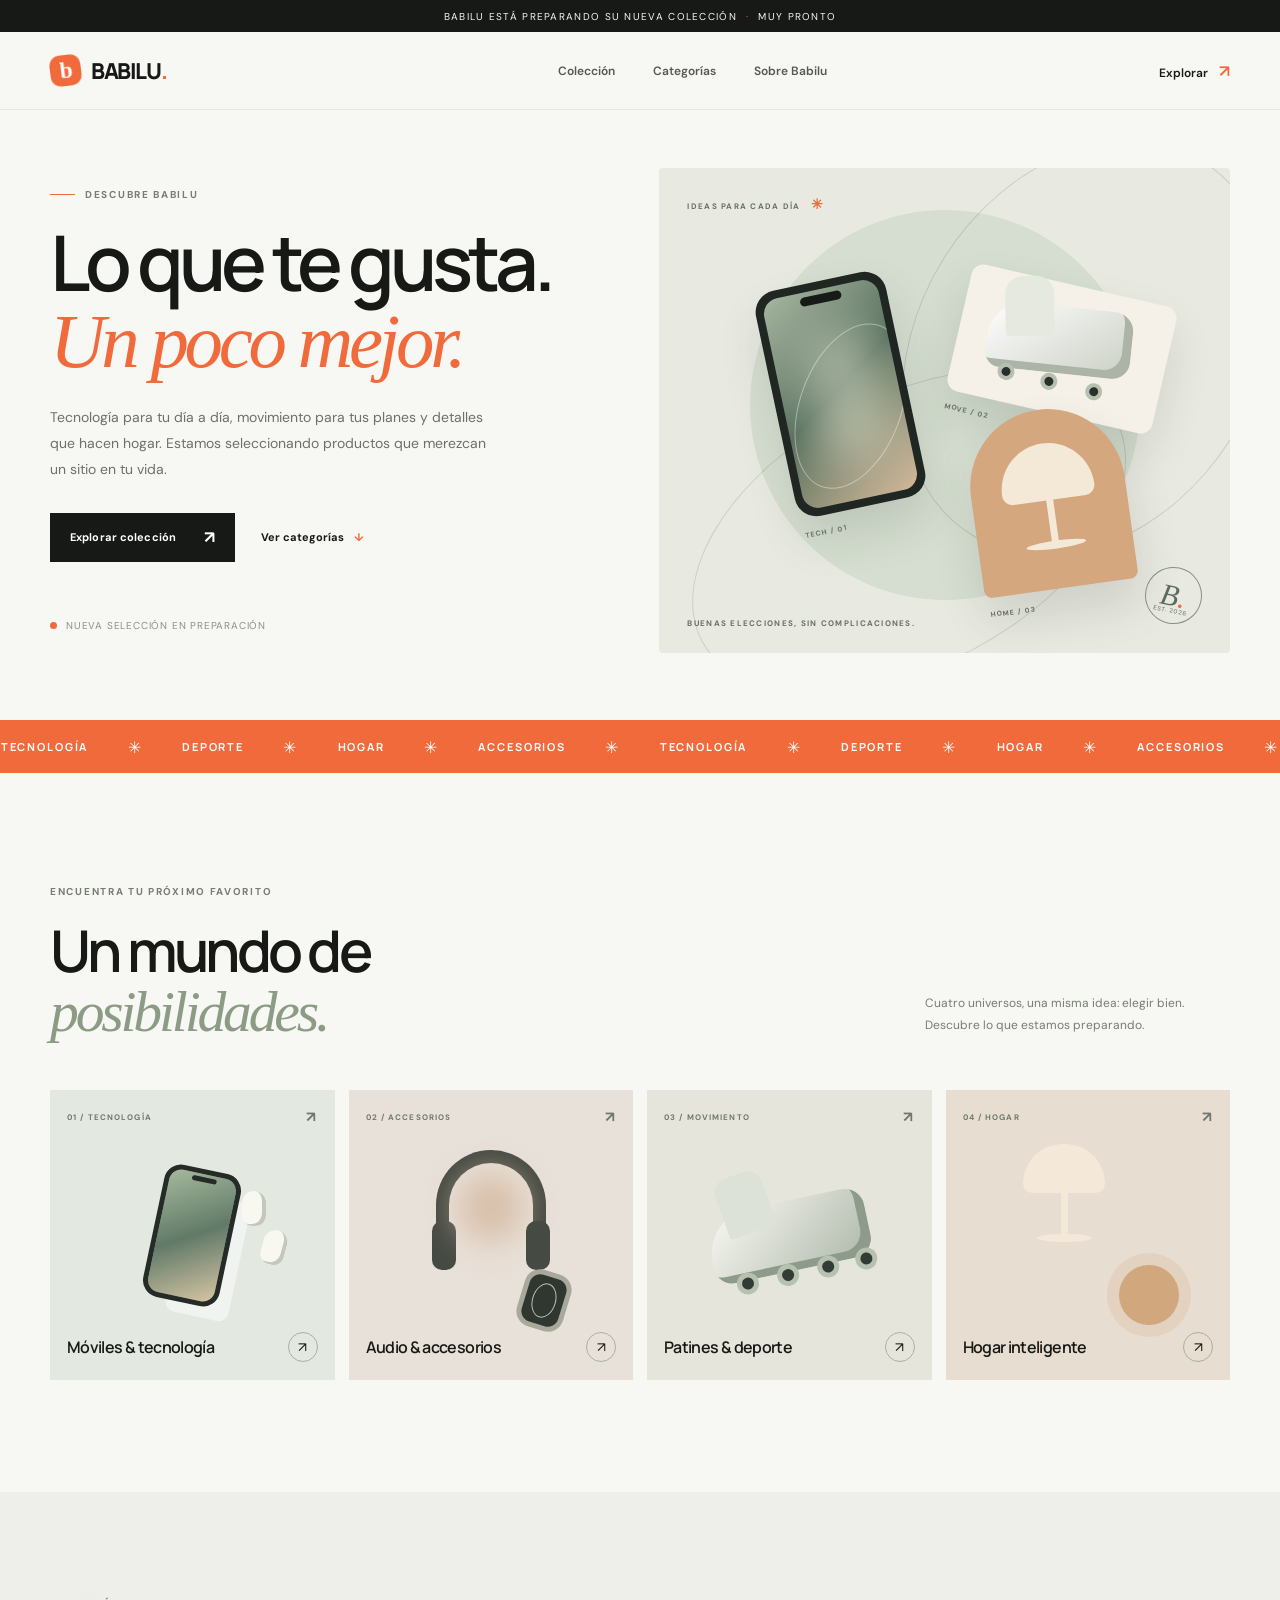
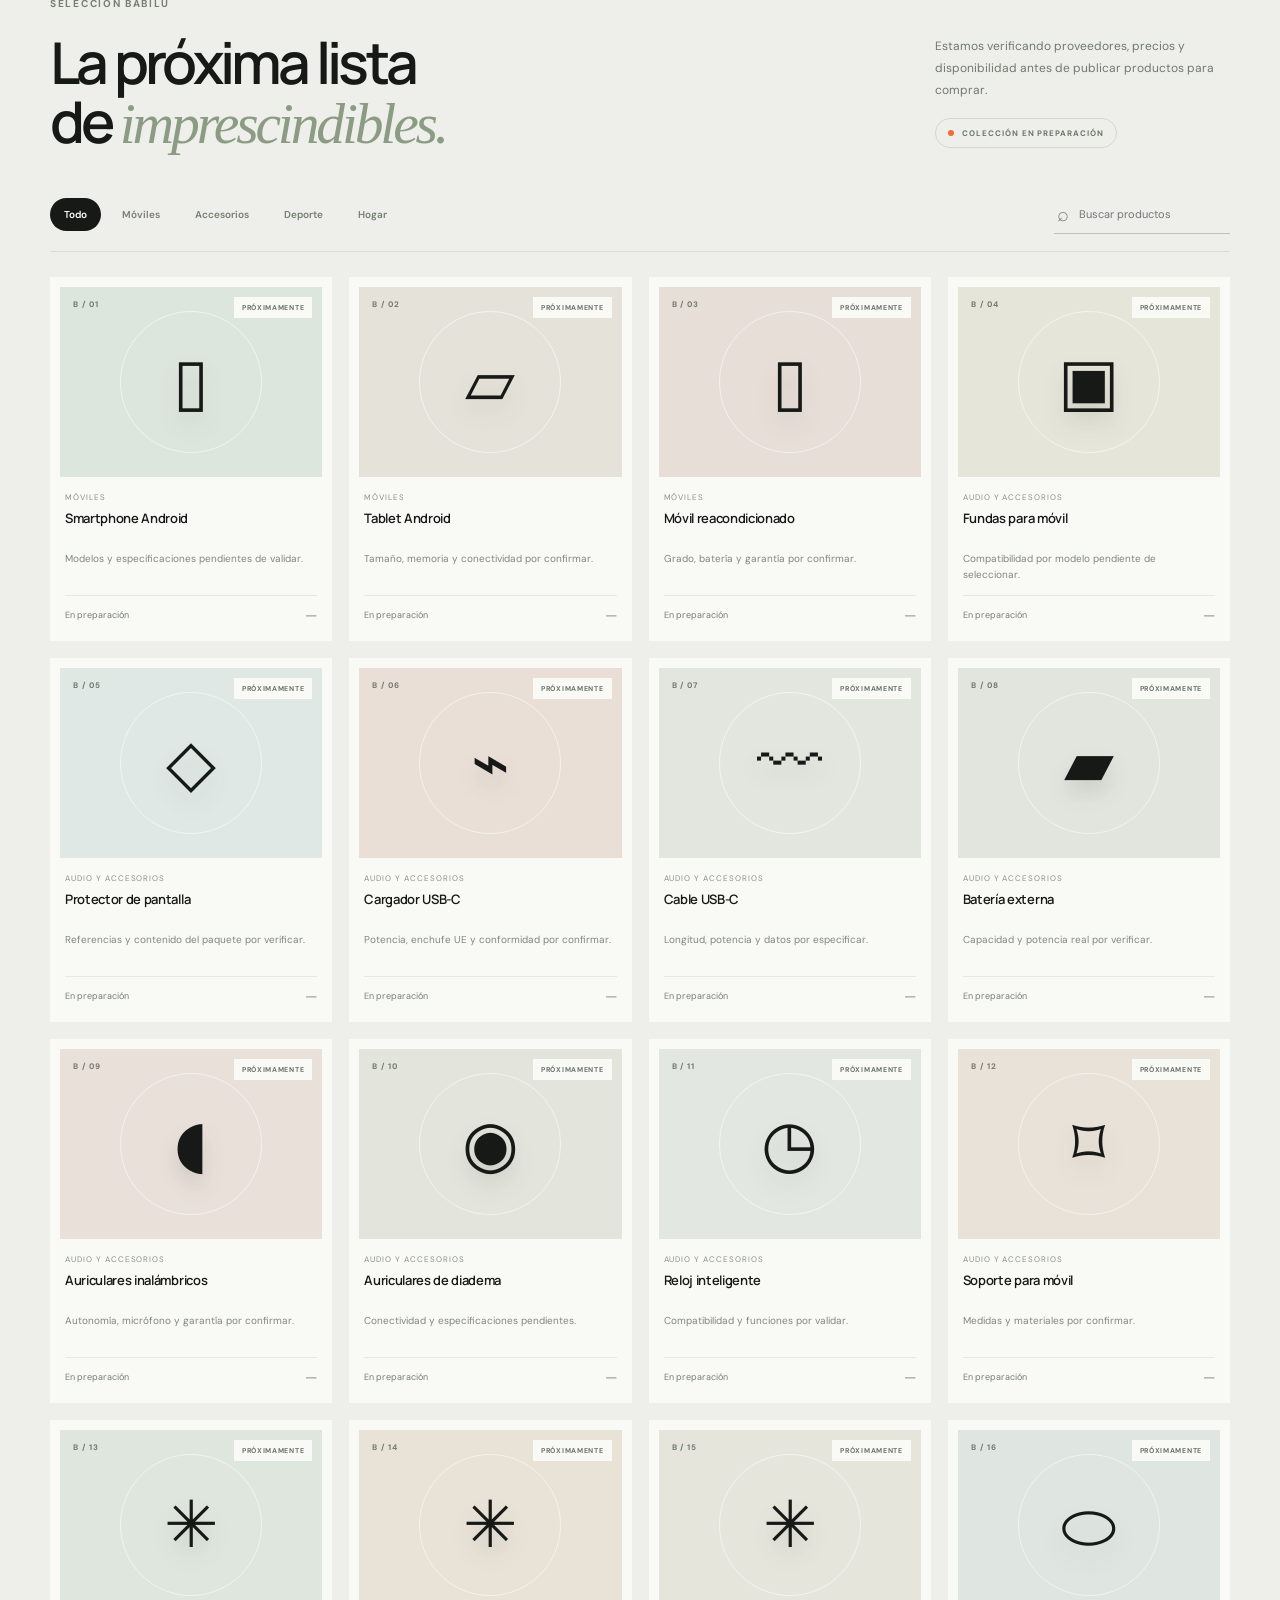
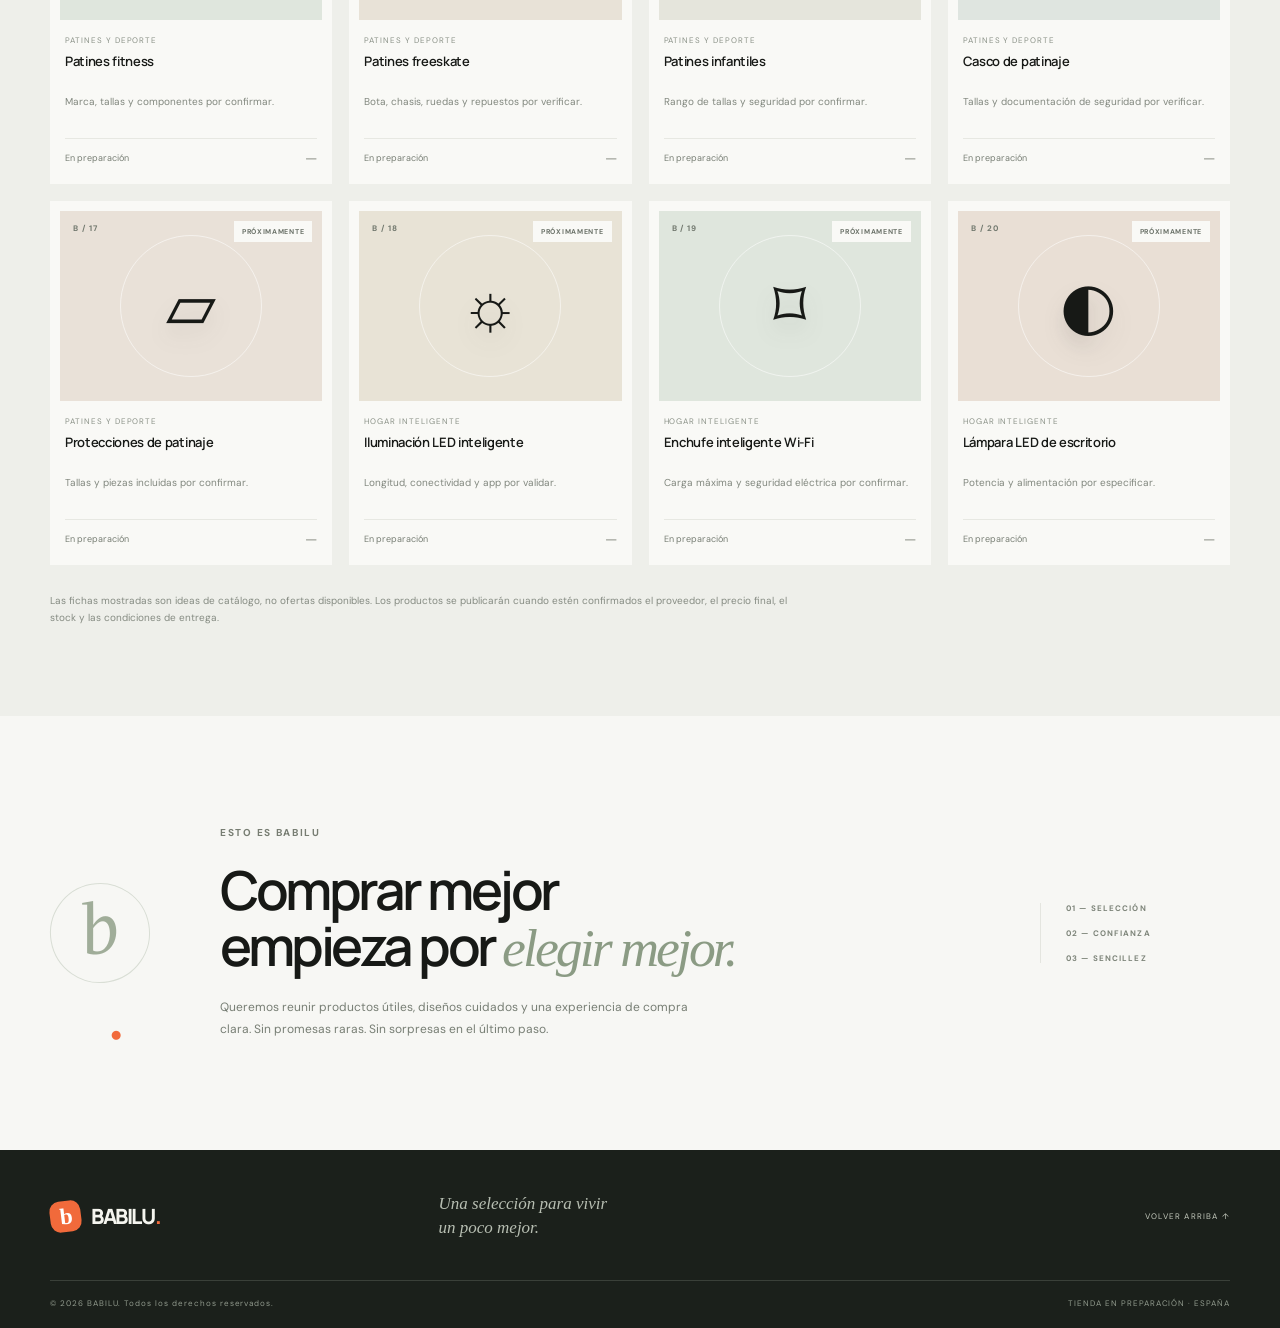
<file: index.html>
<!doctype html>
<html lang="es">
<head>
  <meta charset="utf-8">
  <meta name="viewport" content="width=device-width,initial-scale=1">
  <meta name="theme-color" content="#f7f7f4">
  <meta name="description" content="BABILU: tecnología, accesorios, patines y hogar. Estamos preparando nuestra selección de productos.">
  <title>BABILU — Tecnología, deporte y hogar</title>
  <link rel="preconnect" href="https://fonts.googleapis.com">
  <link rel="preconnect" href="https://fonts.gstatic.com" crossorigin>
  <link href="https://fonts.googleapis.com/css2?family=DM+Sans:wght@400;500;600;700;800&family=Manrope:wght@400;500;600;700;800&display=swap" rel="stylesheet">
<style>
:root{--ink:#171916;--muted:#777b73;--paper:#f7f7f4;--white:#fff;--line:#e4e5df;--orange:#f16a3b;--green:#dce8d8;--serif:Georgia,'Times New Roman',serif}*{box-sizing:border-box}html{scroll-behavior:smooth}body{margin:0;background:var(--paper);color:var(--ink);font-family:'DM Sans',sans-serif;-webkit-font-smoothing:antialiased}a{color:inherit;text-decoration:none}.wrap{width:min(1180px,calc(100% - 56px));margin:auto}.announcement{height:32px;background:var(--ink);color:#f7f7f4;display:flex;align-items:center;justify-content:center;font-size:10px;letter-spacing:.13em;text-transform:uppercase}.announcement span{color:var(--orange);padding:0 9px}.site-header{height:78px;padding:0 max(28px,calc((100vw - 1180px)/2));display:flex;align-items:center;justify-content:space-between;border-bottom:1px solid var(--line);background:rgba(247,247,244,.94);position:sticky;top:0;z-index:20;backdrop-filter:blur(14px)}.brand{display:flex;align-items:center;gap:10px;font:800 22px Manrope,sans-serif;letter-spacing:-1.4px}.brand-mark{display:grid;place-items:center;width:31px;height:31px;border-radius:10px;background:var(--orange);color:white;font:800 23px Georgia;transform:rotate(-7deg)}.brand-dot{color:var(--orange)}.desktop-nav{display:flex;gap:38px;margin-left:60px}.desktop-nav a,.header-link{font-size:12px;font-weight:600}.desktop-nav a{color:#555950;transition:color .2s}.desktop-nav a:hover,.header-link:hover{color:var(--orange)}.header-link span{color:var(--orange);font-size:17px;margin-left:8px}.menu-toggle{display:none;border:0;background:none;font-size:22px}.hero{min-height:610px;display:grid;grid-template-columns:1fr 1.02fr;align-items:center;gap:50px;padding-top:45px;padding-bottom:55px}.eyebrow{font-size:10px;letter-spacing:.17em;font-weight:700;color:#777d72;margin:0 0 23px;display:flex;align-items:center;gap:10px}.eyebrow-line{height:1px;width:25px;background:var(--orange)}h1,h2,h3,p{margin-top:0}h1,h2{font-family:Manrope,sans-serif;letter-spacing:-.065em;font-weight:600}h1{font-size:clamp(48px,6vw,78px);line-height:.99;margin-bottom:25px}h1 em,h2 em{font-family:var(--serif);font-weight:400;letter-spacing:-.055em}h1 em{color:var(--orange)}.hero-text{font-size:14px;line-height:1.85;color:#6c7169;max-width:455px;margin-bottom:30px}.hero-buttons{display:flex;align-items:center;gap:26px}.button{height:49px;padding:0 20px;display:inline-flex;align-items:center;gap:28px;font-size:11px;font-weight:700;letter-spacing:.01em}.button-dark{background:var(--ink);color:white;transition:background .2s,transform .2s}.button-dark:hover{background:var(--orange);transform:translateY(-2px)}.button span{font-size:17px}.text-button{font-size:11px;font-weight:700}.text-button span{color:var(--orange);padding-left:7px}.hero-note{margin-top:57px;color:#8b9087;font-size:10px;letter-spacing:.08em;text-transform:uppercase;display:flex;align-items:center;gap:9px}.note-dot,.coming-pill i{width:7px;height:7px;border-radius:50%;background:var(--orange);display:inline-block}.hero-art{height:485px;position:relative;background:#e8e9e1;overflow:hidden;border-radius:4px}.hero-art:before{content:'';position:absolute;width:390px;height:390px;border-radius:50%;background:#d5ded0;left:50%;top:49%;transform:translate(-50%,-50%)}.art-orbit{position:absolute;border:1px solid rgba(23,25,22,.13);border-radius:50%;left:50%;top:49%;transform:translate(-50%,-50%)}.orbit-one{width:470px;height:270px;rotate:-28deg}.orbit-two{width:340px;height:440px;rotate:32deg}.art-label{position:absolute;font-size:8px;letter-spacing:.16em;font-weight:700;color:#687064;z-index:4}.label-top{top:27px;left:28px}.label-top span{color:var(--orange);font-size:14px;margin-left:7px}.label-bottom{bottom:25px;left:28px}.art-card{position:absolute;box-shadow:0 24px 45px #343d3024}.art-card-phone{width:133px;height:230px;left:20%;top:23%;border-radius:22px;background:#202622;rotate:-12deg;padding:8px}.phone-screen{height:100%;border-radius:16px;background:linear-gradient(145deg,#a7b6a0,#526c5a 48%,#d4b99a);position:relative;overflow:hidden}.phone-screen:after{content:'';position:absolute;width:100px;height:170px;border:1px solid #ffffff65;border-radius:50%;left:15px;top:35px;rotate:32deg}.screen-glow{position:absolute;width:70px;height:130px;background:#e8e8d4;filter:blur(25px);left:30px;top:45px;opacity:.55}.phone-camera{position:absolute;z-index:2;top:13px;left:50%;transform:translateX(-50%);height:9px;width:42px;border-radius:10px;background:#161b17}.art-caption{position:absolute;bottom:-21px;left:3px;font-size:7px;letter-spacing:.15em;color:#667062;font-weight:700}.art-card-skate{width:210px;height:130px;right:11%;top:24%;rotate:13deg;background:#f5f1e8;border-radius:12px}.skate-boot{position:absolute;width:145px;height:67px;left:28px;top:23px;background:linear-gradient(145deg,#fff,#c9cec3);border-radius:38px 20px 18px 15px;rotate:-7deg;box-shadow:inset -9px -8px 0 #abb4a7}.skate-boot:before{content:'';position:absolute;width:49px;height:60px;left:15px;top:-27px;background:#e6e9df;border-radius:18px 18px 4px 4px;rotate:-7deg}.skate-wheel{position:absolute;z-index:2;width:17px;height:17px;border-radius:50%;background:#292f2a;border:4px solid #b6c0b1;bottom:22px}.w1{left:47px}.w2{left:91px}.w3{left:137px}.art-card-home{width:155px;height:180px;right:18%;bottom:13%;background:#d4a77f;border-radius:80px 80px 8px 8px;rotate:-8deg}.lamp-shade{position:absolute;width:93px;height:57px;background:#f4e9d6;left:31px;top:34px;border-radius:55px 55px 12px 12px}.lamp-stem{position:absolute;width:7px;height:48px;background:#f4e9d6;left:74px;top:87px}.lamp-base{position:absolute;width:60px;height:8px;background:#f4e9d6;left:48px;top:132px;border-radius:50%}.hero-stamp{position:absolute;right:28px;bottom:29px;width:57px;height:57px;border:1px solid #879184;border-radius:50%;display:flex;align-items:center;justify-content:center;font:italic 30px Georgia;color:#5c6b5b;rotate:12deg}.hero-stamp span{color:var(--orange)}.hero-stamp small{position:absolute;font:6px 'DM Sans';letter-spacing:.1em;bottom:8px}.ticker{overflow:hidden;background:var(--orange);color:#fff;height:53px;display:flex;align-items:center}.ticker-track{display:flex;align-items:center;justify-content:space-around;gap:38px;min-width:100%;white-space:nowrap;font:700 11px Manrope;letter-spacing:.17em}.ticker-track b{font-size:16px;font-weight:400}.section{padding-top:112px;padding-bottom:112px}.section-heading{display:flex;justify-content:space-between;align-items:end;margin-bottom:48px}.section-heading h2{font-size:clamp(39px,4.5vw,58px);line-height:1.03;margin:0}.section-heading h2 em{color:#8b9b84}.section-intro{max-width:270px;color:#777d73;font-size:12px;line-height:1.8;margin:0 3% 5px 20px}.category-grid{display:grid;grid-template-columns:repeat(4,1fr);gap:14px}.category-card{height:290px;padding:17px 17px 18px;display:flex;flex-direction:column;justify-content:space-between;overflow:hidden;position:relative;transition:transform .25s}.category-card:hover{transform:translateY(-5px)}.cat-tech{background:#e3e8e1}.cat-audio{background:#e8e1d9}.cat-sport{background:#e6e5dc}.cat-home{background:#e7ddd1}.cat-top,.cat-bottom{display:flex;align-items:center;justify-content:space-between;position:relative;z-index:2}.cat-top{font-size:8px;letter-spacing:.14em;font-weight:700;color:#70786d}.cat-top span:last-child{font-size:15px}.cat-bottom h3{font:600 16px Manrope;letter-spacing:-.04em;margin:0}.round-arrow{width:30px;height:30px;border:1px solid #aab0a5;border-radius:50%;display:grid;place-items:center;font-size:14px}.cat-visual{position:absolute;inset:45px 0 43px;display:grid;place-items:center}.mini-phone{width:78px;height:135px;border:5px solid #252c27;border-radius:17px;background:linear-gradient(150deg,#a6b99c,#617a68,#d7c5a4);rotate:12deg;box-shadow:20px 18px 0 -7px #ffffff70}.mini-phone:before{content:'';position:absolute;width:25px;height:5px;background:#252c27;top:3px;left:22px;border-radius:5px}.mini-bud{position:absolute;width:24px;height:35px;border-radius:15px 15px 13px 13px;background:#f8f7f0;box-shadow:inset -4px -2px 0 #c3c8bd}.bud-a{right:24%;top:28%}.bud-b{right:17%;top:47%;rotate:15deg}.headphone{width:110px;height:115px;border:13px solid #454a43;border-bottom-color:transparent;border-radius:60px 60px 0 0;position:absolute;top:15px}.headphone:before,.headphone:after{content:'';position:absolute;width:24px;height:49px;background:#454a43;border-radius:10px;top:58px}.headphone:before{left:-17px}.headphone:after{right:-17px}.headphone i{position:absolute;inset:10px;border-radius:50%;background:#d7bda6;filter:blur(17px)}.watch-face{position:absolute;width:48px;height:59px;background:#303630;border:5px solid #a8a99b;border-radius:16px;right:23%;bottom:7px;rotate:17deg}.watch-face:after{content:'';position:absolute;inset:7px;border:1px solid #b7c3ad;border-radius:50%}.roller{width:160px;height:70px;border-radius:45px 20px 20px 18px;background:linear-gradient(140deg,#f9f9f3,#aeb7a9);position:relative;rotate:-12deg;box-shadow:inset -9px -8px #8e9b8b}.roller:before{content:'';position:absolute;width:49px;height:60px;background:#dce2d7;left:18px;top:-36px;border-radius:15px 15px 3px 3px;rotate:-8deg}.roller i{position:absolute;bottom:-14px;width:22px;height:22px;border-radius:50%;background:#343b35;border:5px solid #b6c1b1}.roller i:nth-child(1){left:19px}.roller i:nth-child(2){left:60px}.roller i:nth-child(3){left:101px}.roller i:nth-child(4){left:140px}.home-lamp{position:absolute;width:100px;height:115px;left:24%;top:5px}.home-lamp:before{content:'';position:absolute;left:9px;top:4px;width:82px;height:49px;background:#f4e9d8;border-radius:50px 50px 12px 12px}.home-lamp i{position:absolute;width:7px;height:50px;background:#f4e9d8;top:48px;left:47px}.home-lamp:after{content:'';position:absolute;width:55px;height:8px;background:#f4e9d8;top:94px;left:23px;border-radius:50%}.home-orb{position:absolute;width:60px;height:60px;border-radius:50%;background:#d1a77d;right:18%;bottom:12px;box-shadow:0 0 0 12px #d1a77d33}.product-section{background:#eeefea;padding:105px 0 90px}.product-heading{margin-bottom:42px}.product-side{max-width:295px;margin-bottom:5px}.product-side p{font-size:12px;line-height:1.8;color:#72786f;margin-bottom:17px}.coming-pill{display:inline-flex;align-items:center;gap:8px;font-size:8px;font-weight:700;letter-spacing:.12em;color:#6e756b;border:1px solid #d2d7ce;border-radius:30px;padding:9px 12px}.coming-pill i{width:6px;height:6px}.catalog-controls{display:flex;justify-content:space-between;align-items:center;gap:20px;margin-bottom:25px;border-bottom:1px solid #d9dcd4;padding-bottom:17px}.filters{display:flex;gap:7px;flex-wrap:wrap}.filter{border:1px solid transparent;background:transparent;color:#777d73;padding:9px 13px;font:600 10px 'DM Sans';cursor:pointer;border-radius:30px}.filter:hover,.filter.active{background:var(--ink);color:white}.search-box{display:flex;align-items:center;gap:8px;border-bottom:1px solid #bdc3b9;padding:6px 3px;color:#7c8278}.search-box span{font-size:20px}.search-box input{border:0;outline:0;background:transparent;width:150px;font:11px 'DM Sans';color:var(--ink)}.product-grid{display:grid;grid-template-columns:repeat(4,1fr);gap:17px}.product-card{background:#f9f9f6;padding:10px;position:relative;min-width:0}.product-visual{height:190px;display:grid;place-items:center;position:relative;overflow:hidden;background:var(--tone,#e3e8e1)}.product-visual:before{content:'';position:absolute;width:140px;height:140px;border:1px solid #ffffff88;border-radius:50%}.product-symbol{font-size:65px;filter:drop-shadow(0 12px 10px #343b3520);z-index:1}.product-index{position:absolute;top:12px;left:13px;font-size:8px;letter-spacing:.12em;color:#71786e;font-weight:700}.product-status{position:absolute;right:10px;top:10px;background:#f9f9f6;color:#6b7269;padding:6px 8px;font-size:7px;letter-spacing:.1em;font-weight:700}.product-info{padding:15px 5px 7px}.product-category{font-size:8px;letter-spacing:.12em;color:#8b9288;text-transform:uppercase;margin-bottom:7px}.product-info h3{font:600 13px Manrope;letter-spacing:-.025em;margin:0 0 8px;min-height:34px}.product-description{font-size:10px;color:#81877e;line-height:1.55;min-height:31px;margin:0}.product-bottom{display:flex;align-items:center;justify-content:space-between;margin-top:13px;padding-top:10px;border-top:1px solid #e7e8e2}.product-bottom span{font-size:9px;color:#777e74}.product-bottom b{font-size:14px;color:#9b9f96;font-weight:500}.catalog-footnote{font-size:10px;line-height:1.7;color:#858b82;max-width:760px;margin:27px 0 0}.empty-state{grid-column:1/-1;padding:50px;text-align:center;color:#777;font-size:13px}.manifesto{padding-top:110px;padding-bottom:110px;display:grid;grid-template-columns:130px 1fr 190px;gap:40px;align-items:center}.manifesto-mark{width:100px;height:100px;border:1px solid #d9ded5;border-radius:50%;display:grid;place-items:center;font:italic 76px Georgia;color:#a0ad99;rotate:-10deg}.manifesto-mark span{color:var(--orange)}.manifesto-copy h2{font-size:clamp(38px,4.2vw,54px);line-height:1.04;margin:0 0 20px}.manifesto-copy h2 em{color:#8b9b84}.manifesto-copy>p:last-child{font-size:12px;line-height:1.8;color:#777e74;max-width:480px;margin:0}.manifesto-side{display:flex;flex-direction:column;gap:15px;border-left:1px solid var(--line);padding-left:25px}.manifesto-side span{font-size:8px;letter-spacing:.14em;color:#7d8479;font-weight:700}.footer{background:#1b201b;color:#f5f5ef;padding:42px 0 20px}.footer-main{display:flex;align-items:center;justify-content:space-between;padding-bottom:40px}.brand-footer{font-size:21px}.footer-main>p{font:italic 17px Georgia;color:#b7beb2;line-height:1.4;margin:0 0 0 -22%;}.back-top{font-size:8px;letter-spacing:.15em;color:#c5cabe}.footer-bottom{border-top:1px solid #3a4039;padding-top:17px;display:flex;justify-content:space-between;color:#929b8e;font-size:8px;letter-spacing:.12em}.menu-open .desktop-nav{display:flex;position:absolute;top:77px;left:0;right:0;background:var(--paper);padding:25px 28px;flex-direction:column;gap:20px;border-bottom:1px solid var(--line)}
@media(max-width:900px){.hero{gap:25px;min-height:550px}.hero-art{height:420px}.category-grid{grid-template-columns:repeat(2,1fr)}.category-card{height:270px}.product-grid{grid-template-columns:repeat(3,1fr)}.manifesto{grid-template-columns:90px 1fr;gap:25px}.manifesto-mark{width:75px;height:75px;font-size:57px}.manifesto-side{grid-column:2;flex-direction:row;border-left:0;padding:0;gap:20px}.footer-main>p{margin-left:-10%}}
@media(max-width:620px){.wrap{width:calc(100% - 36px)}.announcement{font-size:8px;letter-spacing:.09em}.site-header{height:65px;padding:0 18px}.brand{font-size:20px}.desktop-nav{display:none}.header-link{font-size:10px}.menu-toggle{display:block;margin-left:16px}.header-actions{display:flex;align-items:center}.hero{grid-template-columns:1fr;gap:35px;padding-top:58px;padding-bottom:45px}.hero-copy{padding:0 2px}.eyebrow{margin-bottom:18px}h1{font-size:54px}.hero-text{font-size:13px}.hero-note{margin-top:32px}.hero-art{height:355px}.art-card-phone{width:105px;height:184px;left:18%;top:23%}.art-card-skate{width:165px;height:105px;right:8%;top:22%}.skate-boot{transform:scale(.78);transform-origin:left top;left:20px;top:18px}.skate-wheel{bottom:13px;transform:scale(.8)}.w1{left:35px}.w2{left:70px}.w3{left:108px}.art-card-home{width:125px;height:145px;right:17%;bottom:12%}.lamp-shade{transform:scale(.8);transform-origin:top left;left:25px;top:27px}.lamp-stem{left:60px;top:72px;height:38px}.lamp-base{left:39px;top:108px}.hero-stamp{width:48px;height:48px;font-size:24px;right:16px;bottom:20px}.ticker{height:45px}.ticker-track{gap:25px;font-size:9px}.section{padding-top:75px;padding-bottom:75px}.section-heading{display:block;margin-bottom:30px}.section-heading h2{font-size:43px}.section-intro{margin:20px 0 0;max-width:310px}.category-grid{gap:9px}.category-card{height:220px;padding:12px}.cat-top{font-size:7px}.cat-bottom h3{font-size:12px}.round-arrow{width:25px;height:25px}.mini-phone{transform:scale(.8) rotate(12deg)}.headphone{transform:scale(.8)}.roller{transform:scale(.8) rotate(-12deg)}.product-section{padding:75px 0}.product-heading{display:block}.product-side{margin-top:22px;max-width:330px}.catalog-controls{align-items:stretch;flex-direction:column}.filters{flex-wrap:nowrap;overflow-x:auto;padding-bottom:4px}.filter{white-space:nowrap;padding:9px 11px}.search-box input{width:100%}.product-grid{grid-template-columns:repeat(2,minmax(0,1fr));gap:10px}.product-visual{height:145px}.product-symbol{font-size:50px}.product-info{padding:12px 3px 5px}.product-info h3{font-size:11px;min-height:31px}.product-description{font-size:9px}.product-bottom{margin-top:10px}.product-bottom b{font-size:12px}.manifesto{padding-top:75px;padding-bottom:75px;grid-template-columns:1fr;gap:22px}.manifesto-mark{width:65px;height:65px;font-size:50px}.manifesto-copy h2{font-size:42px}.manifesto-side{grid-column:1;gap:13px;flex-wrap:wrap}.footer{padding-top:32px}.footer-main{align-items:flex-start;gap:18px;flex-wrap:wrap;padding-bottom:27px}.footer-main>p{margin:0 auto 0 0;font-size:14px}.back-top{align-self:center}.footer-bottom{gap:12px;line-height:1.5;font-size:7px}.footer-bottom span:last-child{text-align:right}}
@media(prefers-reduced-motion:reduce){html{scroll-behavior:auto}*,*:before,*:after{transition:none!important}}

</style>
</head>
<body>
  <div class="announcement">BABILU está preparando su nueva colección <span>·</span> Muy pronto</div>
  <header class="site-header">
    <a class="brand" href="#inicio" aria-label="BABILU inicio"><span class="brand-mark">b</span><span>BABILU<span class="brand-dot">.</span></span></a>
    <nav class="desktop-nav" aria-label="Navegación principal">
      <a href="#coleccion">Colección</a><a href="#categorias">Categorías</a><a href="#nosotros">Sobre Babilu</a>
    </nav>
    <div class="header-actions"><a class="header-link" href="#coleccion">Explorar <span>↗</span></a><button class="menu-toggle" id="menuToggle" aria-label="Abrir menú" aria-expanded="false">☰</button></div>
  </header>
  <main id="inicio">
    <section class="hero wrap">
      <div class="hero-copy">
        <p class="eyebrow"><span class="eyebrow-line"></span> DESCUBRE BABILU</p>
        <h1>Lo que te gusta.<br><em>Un poco mejor.</em></h1>
        <p class="hero-text">Tecnología para tu día a día, movimiento para tus planes y detalles que hacen hogar. Estamos seleccionando productos que merezcan un sitio en tu vida.</p>
        <div class="hero-buttons"><a class="button button-dark" href="#coleccion">Explorar colección <span>↗</span></a><a class="text-button" href="#categorias">Ver categorías <span>↓</span></a></div>
        <div class="hero-note"><span class="note-dot"></span> Nueva selección en preparación</div>
      </div>
      <div class="hero-art" aria-label="Composición gráfica de tecnología, deporte y hogar">
        <div class="art-orbit orbit-one"></div><div class="art-orbit orbit-two"></div>
        <div class="art-label label-top">IDEAS PARA CADA DÍA <span>✳</span></div>
        <div class="art-card art-card-phone"><div class="phone-camera"></div><div class="phone-screen"><span class="screen-glow"></span></div><span class="art-caption">TECH / 01</span></div>
        <div class="art-card art-card-skate"><div class="skate-wheel w1"></div><div class="skate-wheel w2"></div><div class="skate-wheel w3"></div><div class="skate-boot"></div><span class="art-caption">MOVE / 02</span></div>
        <div class="art-card art-card-home"><div class="lamp-shade"></div><div class="lamp-stem"></div><div class="lamp-base"></div><span class="art-caption">HOME / 03</span></div>
        <div class="art-label label-bottom">BUENAS ELECCIONES, SIN COMPLICACIONES.</div>
        <div class="hero-stamp">B<span>.</span><small>EST. 2026</small></div>
      </div>
    </section>
    <section class="ticker" aria-label="Categorías Babilu"><div class="ticker-track"><span>TECNOLOGÍA</span><b>✳</b><span>DEPORTE</span><b>✳</b><span>HOGAR</span><b>✳</b><span>ACCESORIOS</span><b>✳</b><span>TECNOLOGÍA</span><b>✳</b><span>DEPORTE</span><b>✳</b><span>HOGAR</span><b>✳</b><span>ACCESORIOS</span><b>✳</b></div></section>
    <section class="section wrap" id="categorias">
      <div class="section-heading"><div><p class="eyebrow">ENCUENTRA TU PRÓXIMO FAVORITO</p><h2>Un mundo de<br><em>posibilidades.</em></h2></div><p class="section-intro">Cuatro universos, una misma idea: elegir bien. Descubre lo que estamos preparando.</p></div>
      <div class="category-grid">
        <a class="category-card cat-tech" href="#coleccion" data-jump-category="Móviles"><div class="cat-top"><span>01 / TECNOLOGÍA</span><span>↗</span></div><div class="cat-visual visual-tech"><div class="mini-phone"></div><div class="mini-bud bud-a"></div><div class="mini-bud bud-b"></div></div><div class="cat-bottom"><h3>Móviles & tecnología</h3><span class="round-arrow">↗</span></div></a>
        <a class="category-card cat-audio" href="#coleccion" data-jump-category="Audio y accesorios"><div class="cat-top"><span>02 / ACCESORIOS</span><span>↗</span></div><div class="cat-visual visual-audio"><div class="headphone"><i></i></div><div class="watch-face"></div></div><div class="cat-bottom"><h3>Audio & accesorios</h3><span class="round-arrow">↗</span></div></a>
        <a class="category-card cat-sport" href="#coleccion" data-jump-category="Patines y deporte"><div class="cat-top"><span>03 / MOVIMIENTO</span><span>↗</span></div><div class="cat-visual visual-sport"><div class="roller"><i></i><i></i><i></i><i></i></div></div><div class="cat-bottom"><h3>Patines & deporte</h3><span class="round-arrow">↗</span></div></a>
        <a class="category-card cat-home" href="#coleccion" data-jump-category="Hogar inteligente"><div class="cat-top"><span>04 / HOGAR</span><span>↗</span></div><div class="cat-visual visual-home"><div class="home-lamp"><i></i></div><div class="home-orb"></div></div><div class="cat-bottom"><h3>Hogar inteligente</h3><span class="round-arrow">↗</span></div></a>
      </div>
    </section>
    <section class="product-section" id="coleccion"><div class="wrap">
      <div class="section-heading product-heading"><div><p class="eyebrow">SELECCIÓN BABILU</p><h2>La próxima lista<br>de <em>imprescindibles.</em></h2></div><div class="product-side"><p>Estamos verificando proveedores, precios y disponibilidad antes de publicar productos para comprar.</p><span class="coming-pill"><i></i> COLECCIÓN EN PREPARACIÓN</span></div></div>
      <div class="catalog-controls"><div class="filters" id="filters"><button class="filter active" data-filter="Todos">Todo</button><button class="filter" data-filter="Móviles">Móviles</button><button class="filter" data-filter="Audio y accesorios">Accesorios</button><button class="filter" data-filter="Patines y deporte">Deporte</button><button class="filter" data-filter="Hogar inteligente">Hogar</button></div><label class="search-box"><span>⌕</span><input id="productSearch" type="search" placeholder="Buscar productos" aria-label="Buscar productos"></label></div>
      <div class="product-grid" id="productGrid" aria-live="polite"></div>
      <p class="catalog-footnote">Las fichas mostradas son ideas de catálogo, no ofertas disponibles. Los productos se publicarán cuando estén confirmados el proveedor, el precio final, el stock y las condiciones de entrega.</p>
    </div></section>
    <section class="manifesto wrap" id="nosotros"><div class="manifesto-mark">b<span>.</span></div><div class="manifesto-copy"><p class="eyebrow">ESTO ES BABILU</p><h2>Comprar mejor<br>empieza por <em>elegir mejor.</em></h2><p>Queremos reunir productos útiles, diseños cuidados y una experiencia de compra clara. Sin promesas raras. Sin sorpresas en el último paso.</p></div><div class="manifesto-side"><span>01 — SELECCIÓN</span><span>02 — CONFIANZA</span><span>03 — SENCILLEZ</span></div></section>
  </main>
  <footer class="footer"><div class="wrap footer-main"><a class="brand brand-footer" href="#inicio"><span class="brand-mark">b</span><span>BABILU<span class="brand-dot">.</span></span></a><p>Una selección para vivir<br>un poco mejor.</p><a class="back-top" href="#inicio">VOLVER ARRIBA ↑</a></div><div class="wrap footer-bottom"><span>© 2026 BABILU. Todos los derechos reservados.</span><span>TIENDA EN PREPARACIÓN · ESPAÑA</span></div></footer>

  <script>window.BABILU_PRODUCTS={"store":"BABILU","currency":"EUR","locale":"es-ES","notice":"Productos propuestos para validar. Ninguno está disponible para compra hasta verificar proveedor, SKU, precio, stock, entrega, imágenes y documentación.","products":[{"id":"smartphone-android","name":"Smartphone Android","category":"Móviles","description":"Modelos y especificaciones pendientes de validar.","symbol":"▯","tone":"#dce6dc"},{"id":"tablet-android","name":"Tablet Android","category":"Móviles","description":"Tamaño, memoria y conectividad por confirmar.","symbol":"▱","tone":"#e5e3d9"},{"id":"movil-reacondicionado","name":"Móvil reacondicionado","category":"Móviles","description":"Grado, batería y garantía por confirmar.","symbol":"▯","tone":"#e6ded7"},{"id":"funda-movil","name":"Fundas para móvil","category":"Audio y accesorios","description":"Compatibilidad por modelo pendiente de seleccionar.","symbol":"▣","tone":"#e6e5d9"},{"id":"protector-pantalla","name":"Protector de pantalla","category":"Audio y accesorios","description":"Referencias y contenido del paquete por verificar.","symbol":"◇","tone":"#dfe8e4"},{"id":"cargador-usbc","name":"Cargador USB-C","category":"Audio y accesorios","description":"Potencia, enchufe UE y conformidad por confirmar.","symbol":"⌁","tone":"#e9dfd6"},{"id":"cable-usbc","name":"Cable USB-C","category":"Audio y accesorios","description":"Longitud, potencia y datos por especificar.","symbol":"〰","tone":"#e3e6df"},{"id":"powerbank","name":"Batería externa","category":"Audio y accesorios","description":"Capacidad y potencia real por verificar.","symbol":"▰","tone":"#e1e5dd"},{"id":"auriculares-tws","name":"Auriculares inalámbricos","category":"Audio y accesorios","description":"Autonomía, micrófono y garantía por confirmar.","symbol":"◖","tone":"#e8e0d9"},{"id":"auriculares-diadema","name":"Auriculares de diadema","category":"Audio y accesorios","description":"Conectividad y especificaciones pendientes.","symbol":"◉","tone":"#e3e4dc"},{"id":"smartwatch","name":"Reloj inteligente","category":"Audio y accesorios","description":"Compatibilidad y funciones por validar.","symbol":"◷","tone":"#e2e8e1"},{"id":"soporte-movil","name":"Soporte para móvil","category":"Audio y accesorios","description":"Medidas y materiales por confirmar.","symbol":"⌑","tone":"#e8e2d8"},{"id":"patines-fitness","name":"Patines fitness","category":"Patines y deporte","description":"Marca, tallas y componentes por confirmar.","symbol":"✳","tone":"#dfe6dd"},{"id":"patines-freeskate","name":"Patines freeskate","category":"Patines y deporte","description":"Bota, chasis, ruedas y repuestos por verificar.","symbol":"✳","tone":"#e8e2d7"},{"id":"patines-infantil","name":"Patines infantiles","category":"Patines y deporte","description":"Rango de tallas y seguridad por confirmar.","symbol":"✳","tone":"#e5e5dc"},{"id":"casco-patinaje","name":"Casco de patinaje","category":"Patines y deporte","description":"Tallas y documentación de seguridad por verificar.","symbol":"⬭","tone":"#dfe5e0"},{"id":"protecciones","name":"Protecciones de patinaje","category":"Patines y deporte","description":"Tallas y piezas incluidas por confirmar.","symbol":"▱","tone":"#e9e1d8"},{"id":"tira-led","name":"Iluminación LED inteligente","category":"Hogar inteligente","description":"Longitud, conectividad y app por validar.","symbol":"☼","tone":"#e8e3d6"},{"id":"enchufe-wifi","name":"Enchufe inteligente Wi-Fi","category":"Hogar inteligente","description":"Carga máxima y seguridad eléctrica por confirmar.","symbol":"⌑","tone":"#dfe6dd"},{"id":"lampara-led","name":"Lámpara LED de escritorio","category":"Hogar inteligente","description":"Potencia y alimentación por especificar.","symbol":"◐","tone":"#e9dfd5"}]};</script>
  <script>
(function(){
  const grid=document.getElementById('productGrid');
  const search=document.getElementById('productSearch');
  const filters=[...document.querySelectorAll('.filter')];
  let products=[];let active='Todos';
  const esc=s=>String(s).replace(/[&<>"']/g,c=>({'&':'&amp;','<':'&lt;','>':'&gt;','"':'&quot;',"'":'&#39;'}[c]));
  function render(){
    const q=search.value.trim().toLocaleLowerCase('es');
    const list=products.filter(p=>(active==='Todos'||p.category===active)&&(!q||(p.name+' '+p.category+' '+p.description).toLocaleLowerCase('es').includes(q)));
    grid.innerHTML=list.length?list.map((p,i)=>`<article class="product-card"><div class="product-visual" style="--tone:${esc(p.tone)}"><span class="product-index">B / ${String(i+1).padStart(2,'0')}</span><span class="product-status">PRÓXIMAMENTE</span><span class="product-symbol" aria-hidden="true">${esc(p.symbol)}</span></div><div class="product-info"><p class="product-category">${esc(p.category)}</p><h3>${esc(p.name)}</h3><p class="product-description">${esc(p.description)}</p><div class="product-bottom"><span>En preparación</span><b>—</b></div></div></article>`).join(''):'<p class="empty-state">No encontramos productos con esa búsqueda.</p>';
  }
  const data=window.BABILU_PRODUCTS||{products:[]};products=data.products||[];render();
  filters.forEach(btn=>btn.addEventListener('click',()=>{active=btn.dataset.filter;filters.forEach(b=>b.classList.toggle('active',b===btn));render();}));
  search.addEventListener('input',render);
  window.babiluFilter=category=>{active=category;filters.forEach(b=>b.classList.toggle('active',b.dataset.filter===category));render();};
})();

  </script>
  <script>
    document.getElementById('menuToggle').addEventListener('click',()=>{const h=document.querySelector('.site-header');const b=document.getElementById('menuToggle');h.classList.toggle('menu-open');b.setAttribute('aria-expanded',h.classList.contains('menu-open'));});
    document.querySelectorAll('[data-jump-category]').forEach(a=>a.addEventListener('click',()=>{const c=a.dataset.jumpCategory;document.querySelectorAll('.filter').forEach(b=>b.classList.toggle('active',b.dataset.filter===c));window.babiluFilter?.(c);}));
  </script>
</body>
</html>
</file>
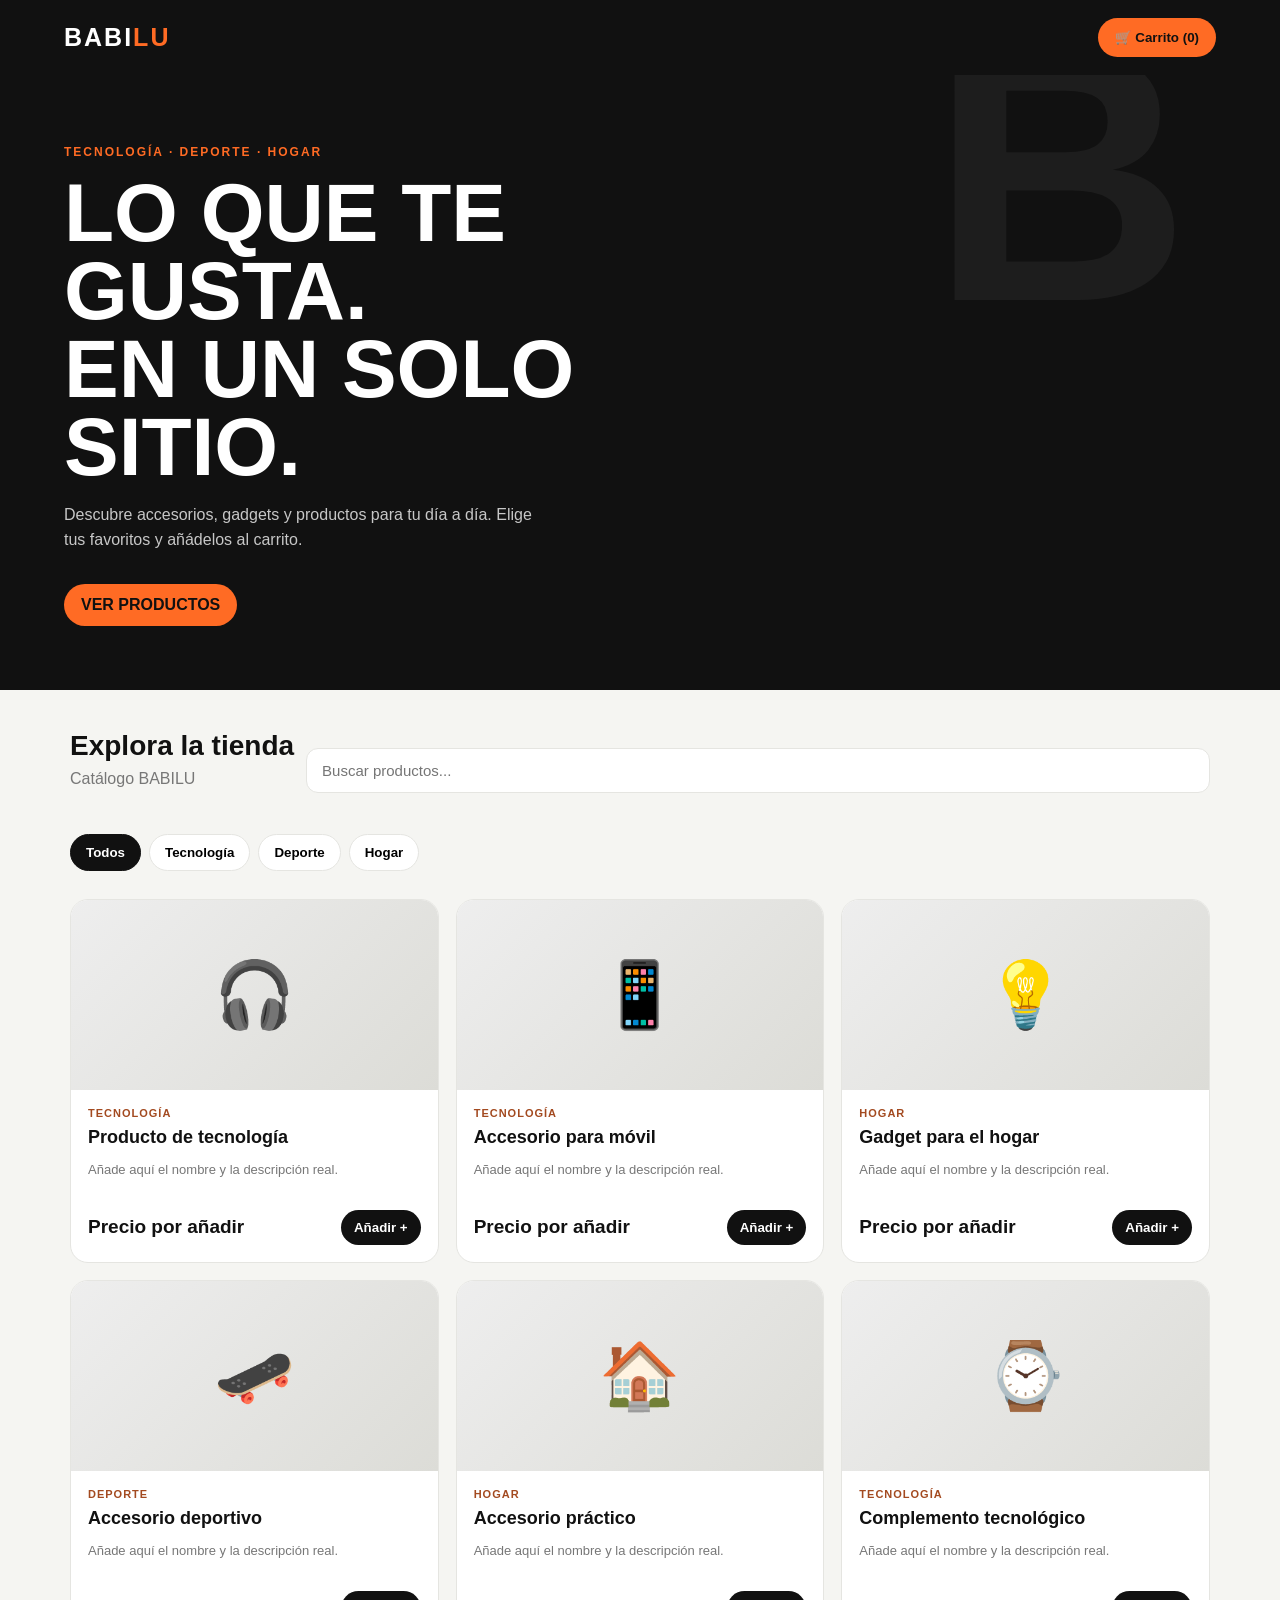
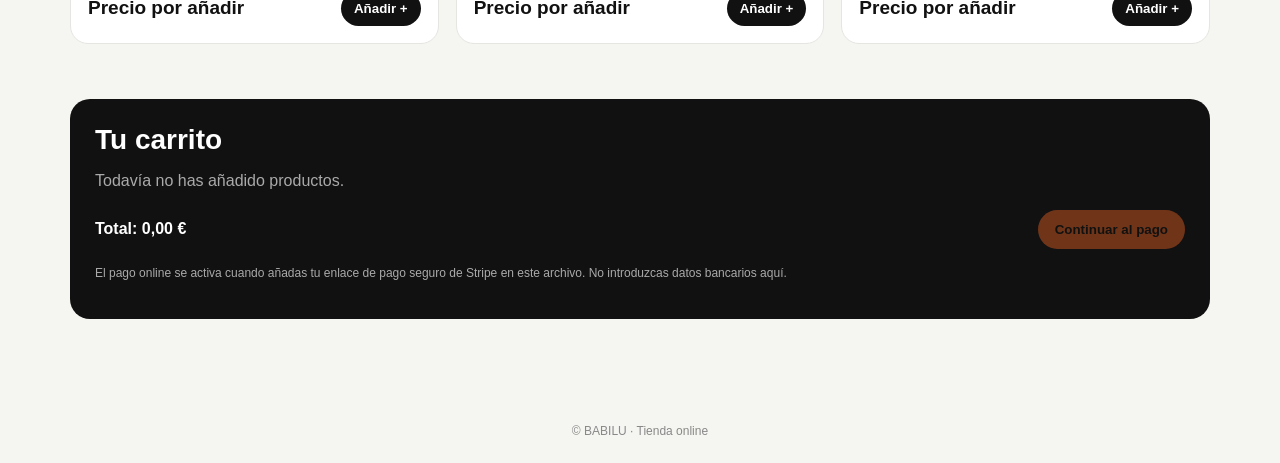
<file: BABILU-index-unico.html>
<!doctype html>
<html lang="es">
<head>
<meta charset="utf-8">
<meta name="viewport" content="width=device-width, initial-scale=1">
<meta name="theme-color" content="#111111">
<title>BABILU — Tienda online</title>
<style>
:root{--bg:#f5f5f2;--ink:#111;--muted:#777;--orange:#ff6b24;--line:#e5e5e1}
*{box-sizing:border-box}body{margin:0;font-family:Arial,Helvetica,sans-serif;background:var(--bg);color:var(--ink)}
header{background:#111;color:white;padding:18px max(5vw,20px);display:flex;align-items:center;justify-content:space-between;position:sticky;top:0;z-index:5}
.logo{font-size:25px;font-weight:900;letter-spacing:2px}.logo span{color:var(--orange)}
header button,.btn{border:0;background:var(--orange);color:#111;font-weight:800;padding:12px 17px;border-radius:999px;cursor:pointer}
.hero{background:#111;color:white;padding:70px max(5vw,20px) 64px;position:relative;overflow:hidden}
.hero:after{content:"B";position:absolute;right:7%;top:-80px;font-size:360px;font-weight:900;color:#1d1d1d;line-height:1}
.hero>*{position:relative;z-index:1}.eyebrow{color:var(--orange);font-size:12px;font-weight:800;letter-spacing:2px}
h1{font-size:clamp(42px,8vw,82px);line-height:.95;max-width:750px;margin:15px 0}
.hero p{color:#c7c7c7;max-width:480px;line-height:1.6}.hero .btn{display:inline-block;margin-top:15px;text-decoration:none}
main{max-width:1180px;margin:auto;padding:40px 20px 80px}
.toolbar{display:flex;gap:12px;flex-wrap:wrap;align-items:center;justify-content:space-between;margin-bottom:22px}
input,select{padding:13px 15px;border:1px solid var(--line);border-radius:12px;background:white;font-size:15px}
#search{flex:1;min-width:190px}.filters{display:flex;gap:8px;flex-wrap:wrap;margin:18px 0 28px}
.filters button{border:1px solid var(--line);background:white;border-radius:999px;padding:10px 15px;cursor:pointer;font-weight:700}
.filters button.active{background:#111;color:white;border-color:#111}
h2{font-size:28px;margin:0 0 8px}.sub{color:var(--muted);margin:0 0 24px}
.grid{display:grid;grid-template-columns:repeat(3,minmax(0,1fr));gap:17px}
.product{background:white;border:1px solid var(--line);border-radius:18px;overflow:hidden}
.art{height:190px;display:grid;place-items:center;background:linear-gradient(135deg,#eee,#dcdcd7);font-size:65px}
.info{padding:17px}.tag{font-size:11px;color:#a34a20;font-weight:800;text-transform:uppercase;letter-spacing:1px}
.info h3{margin:8px 0;font-size:18px}.info p{color:var(--muted);font-size:13px;min-height:34px;line-height:1.4}
.buyrow{display:flex;align-items:center;justify-content:space-between;gap:8px;margin-top:15px}
.price{font-weight:900;font-size:19px}.add{border:0;background:#111;color:white;padding:10px 13px;border-radius:999px;font-weight:700;cursor:pointer}
.cart{margin-top:55px;background:#111;color:white;border-radius:20px;padding:25px}
.cart h2{margin-bottom:15px}.cartline{display:flex;justify-content:space-between;gap:10px;padding:11px 0;border-bottom:1px solid #333;color:#ddd}
.cartbottom{display:flex;justify-content:space-between;align-items:center;gap:15px;flex-wrap:wrap;margin-top:20px}
#checkout:disabled{opacity:.4;cursor:not-allowed}
.note{font-size:12px;color:#aaa;line-height:1.5;margin-top:15px}
footer{text-align:center;padding:25px;color:#888;font-size:12px}
.empty{color:#aaa}
@media(max-width:760px){.grid{grid-template-columns:repeat(2,minmax(0,1fr))}.hero{padding-top:55px}.hero:after{right:-45px;font-size:260px}}
@media(max-width:480px){.grid{grid-template-columns:1fr}.art{height:175px}header{padding:15px 18px}}
</style>
</head>
<body>
<header><div class="logo">BABI<span>LU</span></div><button onclick="document.querySelector('#carrito').scrollIntoView({behavior:'smooth'})">🛒 Carrito (<b id="count">0</b>)</button></header>
<section class="hero"><div class="eyebrow">TECNOLOGÍA · DEPORTE · HOGAR</div><h1>LO QUE TE GUSTA.<br>EN UN SOLO SITIO.</h1><p>Descubre accesorios, gadgets y productos para tu día a día. Elige tus favoritos y añádelos al carrito.</p><a class="btn" href="#tienda">VER PRODUCTOS</a></section>
<main id="tienda">
<div class="toolbar"><div><h2>Explora la tienda</h2><p class="sub">Catálogo BABILU</p></div><input id="search" placeholder="Buscar productos..." oninput="render()"></div>
<div class="filters" id="filters"><button class="active" data-cat="Todos">Todos</button><button data-cat="Tecnología">Tecnología</button><button data-cat="Deporte">Deporte</button><button data-cat="Hogar">Hogar</button></div>
<div class="grid" id="products"></div>
<section class="cart" id="carrito"><h2>Tu carrito</h2><div id="cartlines"><p class="empty">Todavía no has añadido productos.</p></div><div class="cartbottom"><strong>Total: <span id="total">0,00 €</span></strong><button class="btn" id="checkout" disabled onclick="checkout()">Continuar al pago</button></div><p class="note" id="paymentNote">El pago online se activa cuando añadas tu enlace de pago seguro de Stripe en este archivo. No introduzcas datos bancarios aquí.</p></section>
</main>
<footer>© BABILU · Tienda online</footer>
<script>
// EDITA AQUÍ los productos: nombre, categoría, descripción, precio y emoji.
const products = [
 {id:1,name:"Producto de tecnología",cat:"Tecnología",desc:"Añade aquí el nombre y la descripción real.",price:0,icon:"🎧"},
 {id:2,name:"Accesorio para móvil",cat:"Tecnología",desc:"Añade aquí el nombre y la descripción real.",price:0,icon:"📱"},
 {id:3,name:"Gadget para el hogar",cat:"Hogar",desc:"Añade aquí el nombre y la descripción real.",price:0,icon:"💡"},
 {id:4,name:"Accesorio deportivo",cat:"Deporte",desc:"Añade aquí el nombre y la descripción real.",price:0,icon:"🛹"},
 {id:5,name:"Accesorio práctico",cat:"Hogar",desc:"Añade aquí el nombre y la descripción real.",price:0,icon:"🏠"},
 {id:6,name:"Complemento tecnológico",cat:"Tecnología",desc:"Añade aquí el nombre y la descripción real.",price:0,icon:"⌚"}
];
let category="Todos", cart=[];
const money=n=>n.toLocaleString("es-ES",{style:"currency",currency:"EUR"});
function render(){
 const q=document.querySelector("#search").value.toLowerCase();
 document.querySelector("#products").innerHTML=products.filter(p=>(category==="Todos"||p.cat===category)&&(p.name+" "+p.desc).toLowerCase().includes(q)).map(p=>`
 <article class="product"><div class="art">${p.icon}</div><div class="info"><div class="tag">${p.cat}</div><h3>${p.name}</h3><p>${p.desc}</p><div class="buyrow"><span class="price">${p.price>0?money(p.price):"Precio por añadir"}</span><button class="add" onclick="add(${p.id})">Añadir +</button></div></div></article>`).join("");
}
document.querySelectorAll(".filters button").forEach(b=>b.addEventListener("click",()=>{document.querySelectorAll(".filters button").forEach(x=>x.classList.remove("active"));b.classList.add("active");category=b.dataset.cat;render()}));
function add(id){let p=products.find(x=>x.id===id);let item=cart.find(x=>x.id===id);if(item)item.qty++;else cart.push({...p,qty:1});renderCart()}
function removeItem(id){cart=cart.filter(x=>x.id!==id);renderCart()}
function renderCart(){
 document.querySelector("#count").textContent=cart.reduce((s,p)=>s+p.qty,0);
 document.querySelector("#cartlines").innerHTML=cart.length?cart.map(p=>`<div class="cartline"><span>${p.name} × ${p.qty}</span><span>${money(p.price*p.qty)} <button onclick="removeItem(${p.id})" style="margin-left:8px;background:none;border:0;color:#ff8a55">Quitar</button></span></div>`).join(""):'<p class="empty">Todavía no has añadido productos.</p>';
 let total=cart.reduce((s,p)=>s+p.price*p.qty,0);document.querySelector("#total").textContent=money(total);
 document.querySelector("#checkout").disabled=!cart.length||total<=0;
}
// Pega aquí tu enlace de pago de Stripe Payment Links cuando lo tengas.
// Un único enlace de Stripe cobra un importe fijo; para cobrar el carrito exacto hace falta configurar el pago dinámico de forma segura.
const STRIPE_PAYMENT_LINK = "";
function checkout(){if(!STRIPE_PAYMENT_LINK){alert("El pago todavía no está configurado. Primero añade tu enlace seguro de Stripe.");return}location.href=STRIPE_PAYMENT_LINK}
render();renderCart();
</script>
</body>
</html>
</file>
